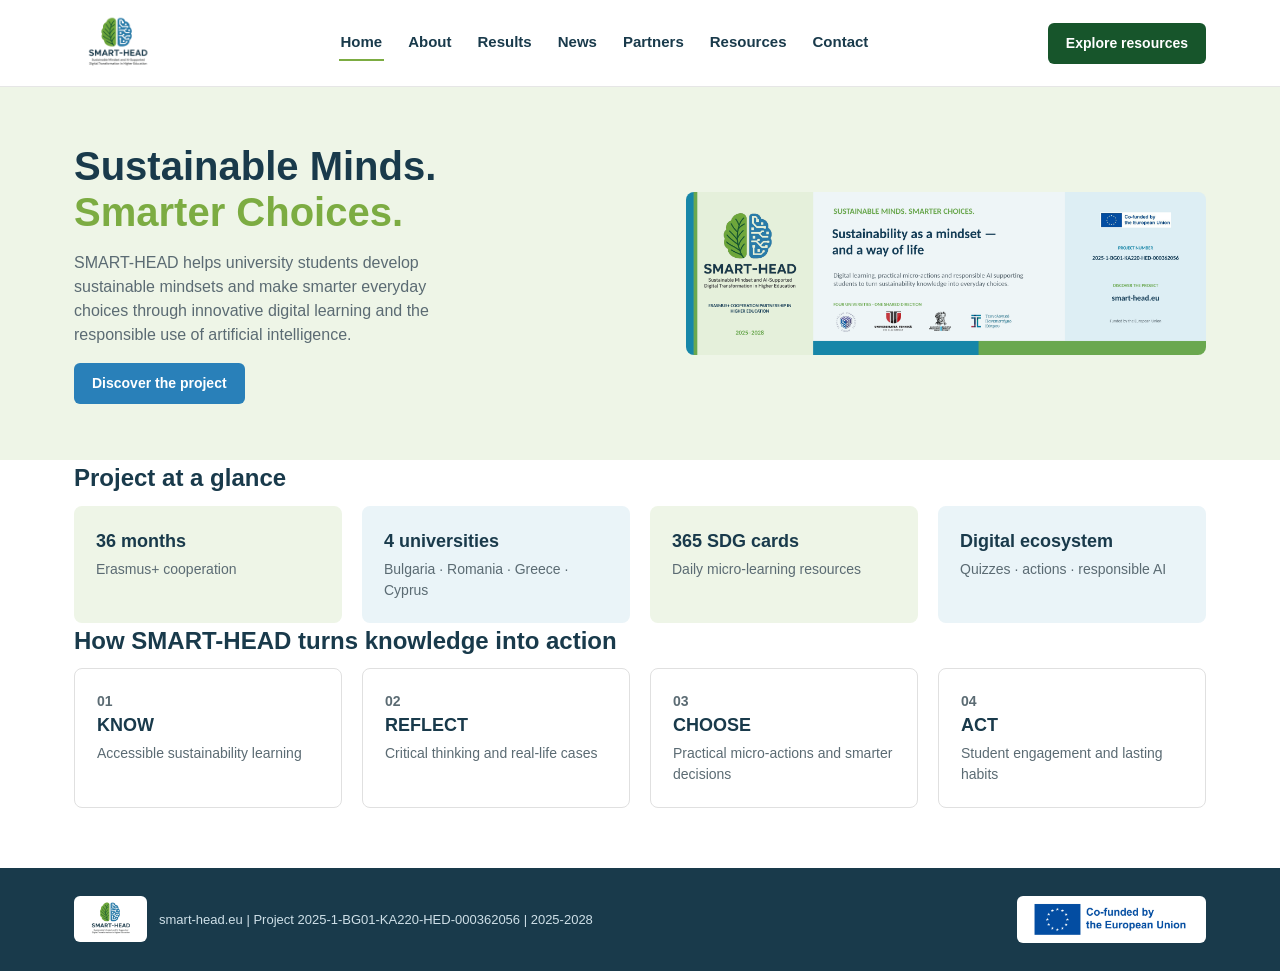
<file: index.html>
<!doctype html>
<html lang="en">
<head>
<meta charset="utf-8">
<meta name="viewport" content="width=device-width, initial-scale=1">
<title>SMART-HEAD — Sustainable Minds. Smarter Choices.</title>
<link rel="stylesheet" href="style.css">
</head>
<body>
  <header class="site">
    <div class="wrap nav-bar">
      <a class="brand" href="index.html"><img src="assets/logo-smarthead.png" alt="SMART-HEAD project logo: half leaf, half digital brain"></a>
      <nav class="main-nav">
        <a href="index.html" aria-current="page">Home</a>
        <a href="about.html">About</a>
        <a href="results.html">Results</a>
        <a href="news.html">News</a>
        <a href="partners.html">Partners</a>
        <a href="resources.html">Resources</a>
        <a href="contact.html">Contact</a>
      </nav>
      <a class="btn btn-deep" href="resources.html">Explore resources</a>
    </div>
  </header>

  <section class="hero">
    <div class="wrap">
      <div>
        <h1>Sustainable Minds.<span class="accent">Smarter Choices.</span></h1>
        <p>SMART-HEAD helps university students develop sustainable mindsets and make smarter everyday choices through innovative digital learning and the responsible use of artificial intelligence.</p>
        <a class="btn btn-blue" href="about.html">Discover the project</a>
      </div>
      <img src="assets/banner.png" alt="SMART-HEAD project banner: Sustainability as a mindset — and a way of life">
    </div>
  </section>

  <main>
    <section class="wrap">
      <h2>Project at a glance</h2>
      <div class="grid-4">
        <div class="card pale-green">
          <h3>36 months</h3>
          <p>Erasmus+ cooperation</p>
        </div>
        <div class="card pale-blue">
          <h3>4 universities</h3>
          <p>Bulgaria · Romania · Greece · Cyprus</p>
        </div>
        <div class="card pale-green">
          <h3>365 SDG cards</h3>
          <p>Daily micro-learning resources</p>
        </div>
        <div class="card pale-blue">
          <h3>Digital ecosystem</h3>
          <p>Quizzes · actions · responsible AI</p>
        </div>
      </div>
    </section>

    <section class="wrap">
      <h2>How SMART-HEAD turns knowledge into action</h2>
      <div class="grid-4 outline">
        <div class="card">
          <p class="step-num">01</p>
          <h3>KNOW</h3>
          <p>Accessible sustainability learning</p>
        </div>
        <div class="card">
          <p class="step-num">02</p>
          <h3>REFLECT</h3>
          <p>Critical thinking and real-life cases</p>
        </div>
        <div class="card">
          <p class="step-num">03</p>
          <h3>CHOOSE</h3>
          <p>Practical micro-actions and smarter decisions</p>
        </div>
        <div class="card">
          <p class="step-num">04</p>
          <h3>ACT</h3>
          <p>Student engagement and lasting habits</p>
        </div>
      </div>
    </section>
  </main>

  <footer class="site">
    <div class="wrap">
      <div class="footer-brand">
        <div class="logo-panel"><img src="assets/logo-smarthead.png" alt="SMART-HEAD logo"></div>
        <span>smart-head.eu&nbsp;|&nbsp;Project 2025-1-BG01-KA220-HED-000362056&nbsp;|&nbsp;2025-2028</span>
      </div>
      <div class="eu-badge">
        <img src="assets/eu-cofunded.jpg" alt="Co-funded by the European Union">
      </div>
    </div>
  </footer>
</body>
</html>
</file>
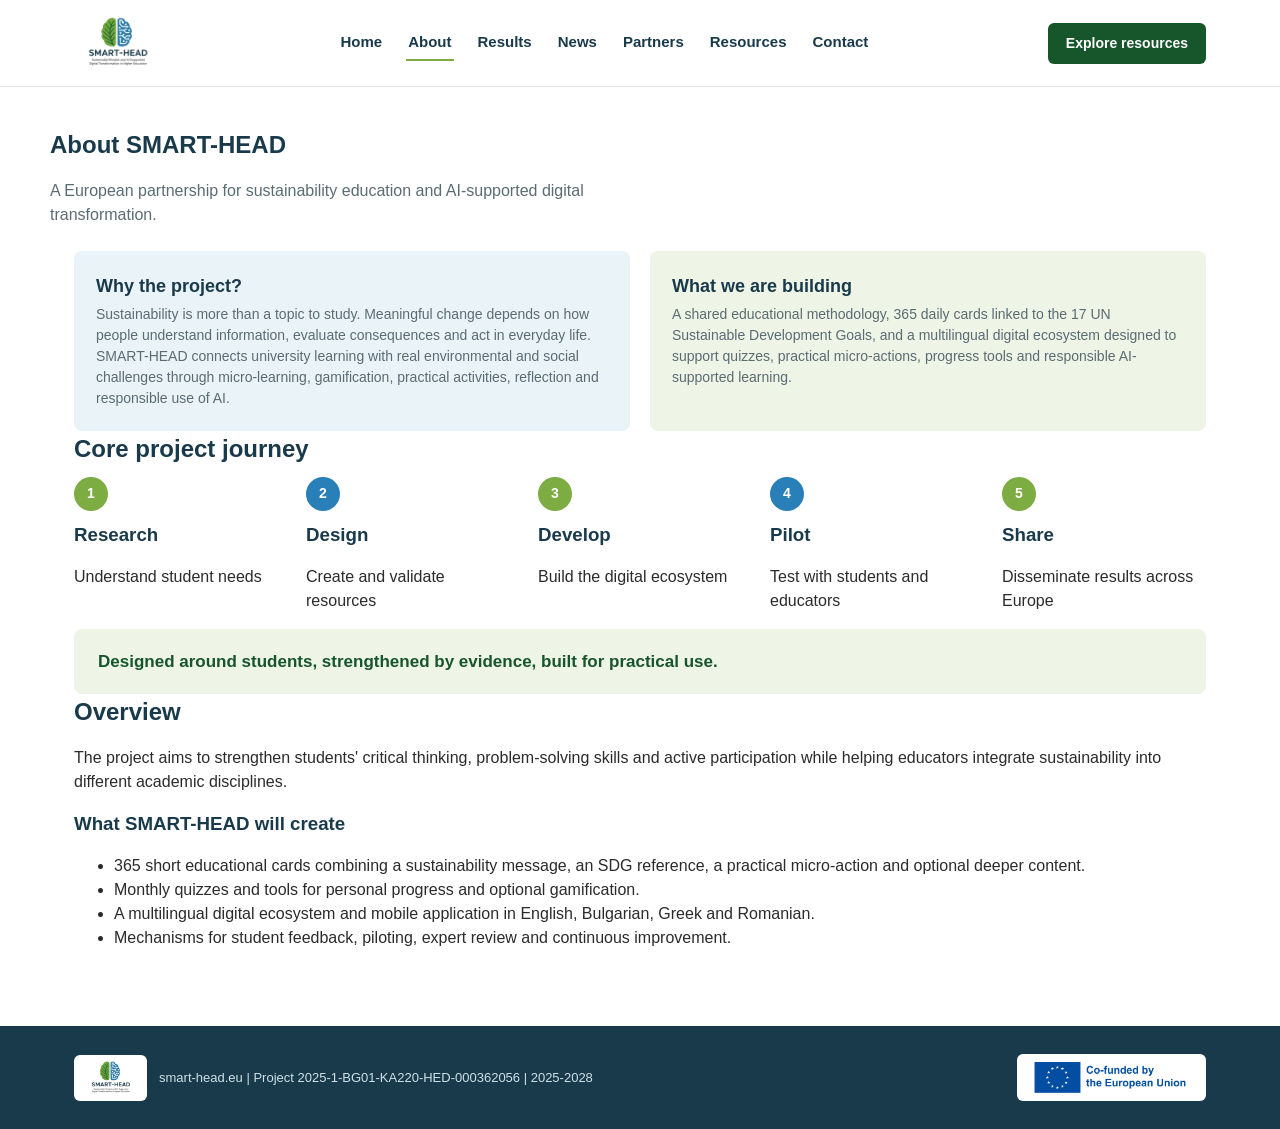
<file: about.html>
<!doctype html>
<html lang="en">
<head>
<meta charset="utf-8">
<meta name="viewport" content="width=device-width, initial-scale=1">
<title>About — SMART-HEAD</title>
<link rel="stylesheet" href="style.css">
</head>
<body>
  <header class="site">
    <div class="wrap nav-bar">
      <a class="brand" href="index.html"><img src="assets/logo-smarthead.png" alt="SMART-HEAD project logo: half leaf, half digital brain"></a>
      <nav class="main-nav">
        <a href="index.html">Home</a>
        <a href="about.html" aria-current="page">About</a>
        <a href="results.html">Results</a>
        <a href="news.html">News</a>
        <a href="partners.html">Partners</a>
        <a href="resources.html">Resources</a>
        <a href="contact.html">Contact</a>
      </nav>
      <a class="btn btn-deep" href="resources.html">Explore resources</a>
    </div>
  </header>

  <main>
    <section class="wrap page-head">
      <h1>About SMART-HEAD</h1>
      <p class="lead">A European partnership for sustainability education and AI-supported digital transformation.</p>
    </section>

    <section class="wrap grid-2">
      <div class="card pale-blue">
        <h3>Why the project?</h3>
        <p>Sustainability is more than a topic to study. Meaningful change depends on how people understand information, evaluate consequences and act in everyday life. SMART-HEAD connects university learning with real environmental and social challenges through micro-learning, gamification, practical activities, reflection and responsible use of AI.</p>
      </div>
      <div class="card pale-green">
        <h3>What we are building</h3>
        <p>A shared educational methodology, 365 daily cards linked to the 17 UN Sustainable Development Goals, and a multilingual digital ecosystem designed to support quizzes, practical micro-actions, progress tools and responsible AI-supported learning.</p>
      </div>
    </section>

    <section class="wrap">
      <h2>Core project journey</h2>
      <div class="journey">
        <div class="step"><div class="dot green">1</div><h3>Research</h3><p>Understand student needs</p></div>
        <div class="step"><div class="dot blue">2</div><h3>Design</h3><p>Create and validate resources</p></div>
        <div class="step"><div class="dot green">3</div><h3>Develop</h3><p>Build the digital ecosystem</p></div>
        <div class="step"><div class="dot blue">4</div><h3>Pilot</h3><p>Test with students and educators</p></div>
        <div class="step"><div class="dot green">5</div><h3>Share</h3><p>Disseminate results across Europe</p></div>
      </div>
    </section>

    <section class="wrap">
      <div class="tagline-banner">Designed around students, strengthened by evidence, built for practical use.</div>
    </section>

    <section class="wrap">
      <h2>Overview</h2>
      <p class="lead">The project aims to strengthen students' critical thinking, problem-solving skills and active participation while helping educators integrate sustainability into different academic disciplines.</p>
      <h3>What SMART-HEAD will create</h3>
      <ul>
        <li>365 short educational cards combining a sustainability message, an SDG reference, a practical micro-action and optional deeper content.</li>
        <li>Monthly quizzes and tools for personal progress and optional gamification.</li>
        <li>A multilingual digital ecosystem and mobile application in English, Bulgarian, Greek and Romanian.</li>
        <li>Mechanisms for student feedback, piloting, expert review and continuous improvement.</li>
      </ul>
    </section>
  </main>

  <footer class="site">
    <div class="wrap">
      <div class="footer-brand">
        <div class="logo-panel"><img src="assets/logo-smarthead.png" alt="SMART-HEAD logo"></div>
        <span>smart-head.eu&nbsp;|&nbsp;Project 2025-1-BG01-KA220-HED-000362056&nbsp;|&nbsp;2025-2028</span>
      </div>
      <div class="eu-badge">
        <img src="assets/eu-cofunded.jpg" alt="Co-funded by the European Union">
      </div>
    </div>
  </footer>
</body>
</html>
</file>
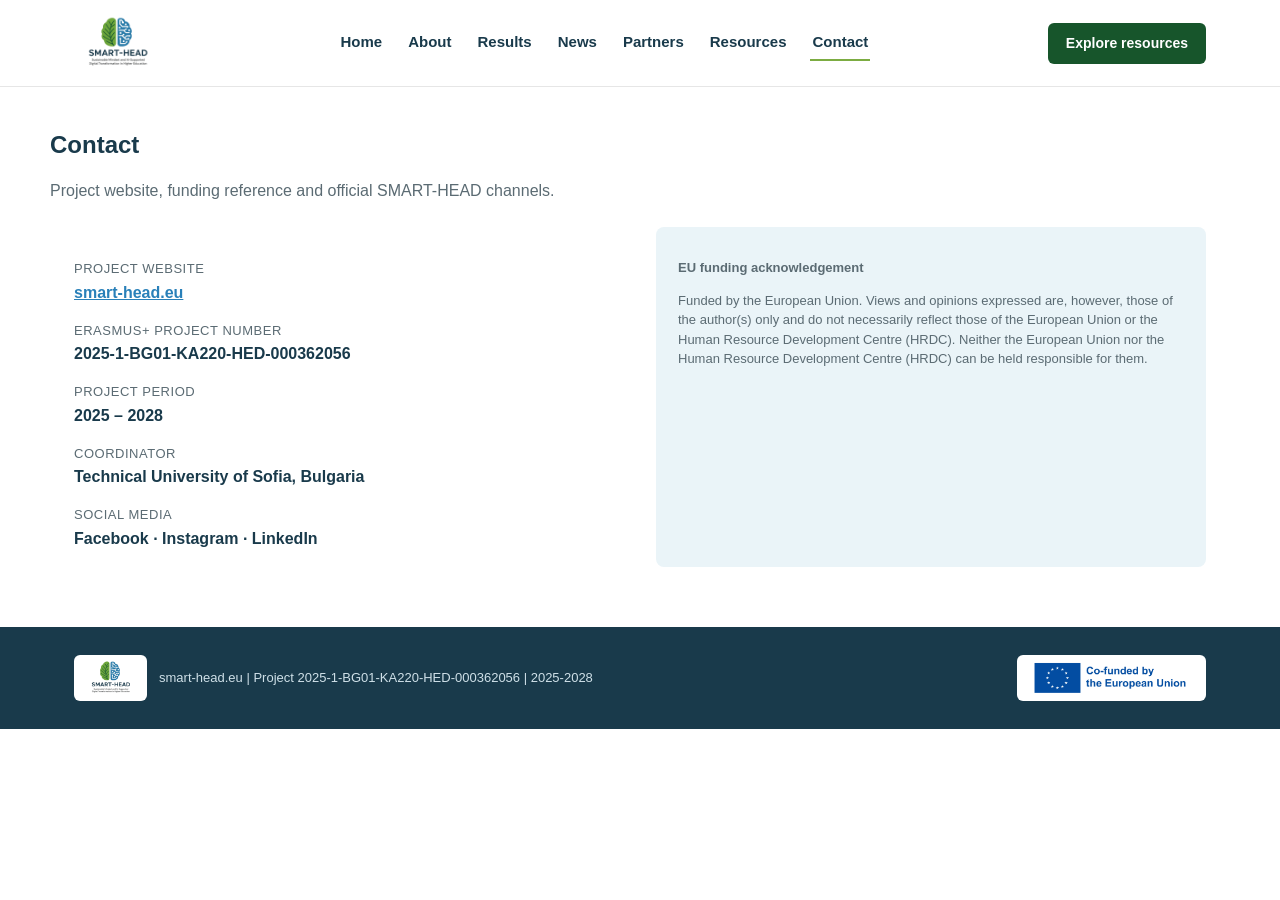
<file: contact.html>
<!doctype html>
<html lang="en">
<head>
<meta charset="utf-8">
<meta name="viewport" content="width=device-width, initial-scale=1">
<title>Contact — SMART-HEAD</title>
<link rel="stylesheet" href="style.css">
</head>
<body>
  <header class="site">
    <div class="wrap nav-bar">
      <a class="brand" href="index.html"><img src="assets/logo-smarthead.png" alt="SMART-HEAD project logo: half leaf, half digital brain"></a>
      <nav class="main-nav">
        <a href="index.html">Home</a>
        <a href="about.html">About</a>
        <a href="results.html">Results</a>
        <a href="news.html">News</a>
        <a href="partners.html">Partners</a>
        <a href="resources.html">Resources</a>
        <a href="contact.html" aria-current="page">Contact</a>
      </nav>
      <a class="btn btn-deep" href="resources.html">Explore resources</a>
    </div>
  </header>

  <main>
    <section class="wrap page-head">
      <h1>Contact</h1>
      <p class="lead">Project website, funding reference and official SMART-HEAD channels.</p>
    </section>

    <section class="wrap contact-grid">
      <dl>
        <dt>Project website</dt>
        <dd><a href="https://smart-head.eu/">smart-head.eu</a></dd>
        <dt>Erasmus+ project number</dt>
        <dd>2025-1-BG01-KA220-HED-000362056</dd>
        <dt>Project period</dt>
        <dd>2025 – 2028</dd>
        <dt>Coordinator</dt>
        <dd>Technical University of Sofia, Bulgaria</dd>
        <dt>Social media</dt>
        <dd>Facebook · Instagram · LinkedIn</dd>
      </dl>
      <div class="disclaimer">
        <p><strong>EU funding acknowledgement</strong></p>
        <p>Funded by the European Union. Views and opinions expressed are, however, those of the author(s) only and do not necessarily reflect those of the European Union or the Human Resource Development Centre (HRDC). Neither the European Union nor the Human Resource Development Centre (HRDC) can be held responsible for them.</p>
      </div>
    </section>
  </main>

  <footer class="site">
    <div class="wrap">
      <div class="footer-brand">
        <div class="logo-panel"><img src="assets/logo-smarthead.png" alt="SMART-HEAD logo"></div>
        <span>smart-head.eu&nbsp;|&nbsp;Project 2025-1-BG01-KA220-HED-000362056&nbsp;|&nbsp;2025-2028</span>
      </div>
      <div class="eu-badge">
        <img src="assets/eu-cofunded.jpg" alt="Co-funded by the European Union">
      </div>
    </div>
  </footer>
</body>
</html>
</file>
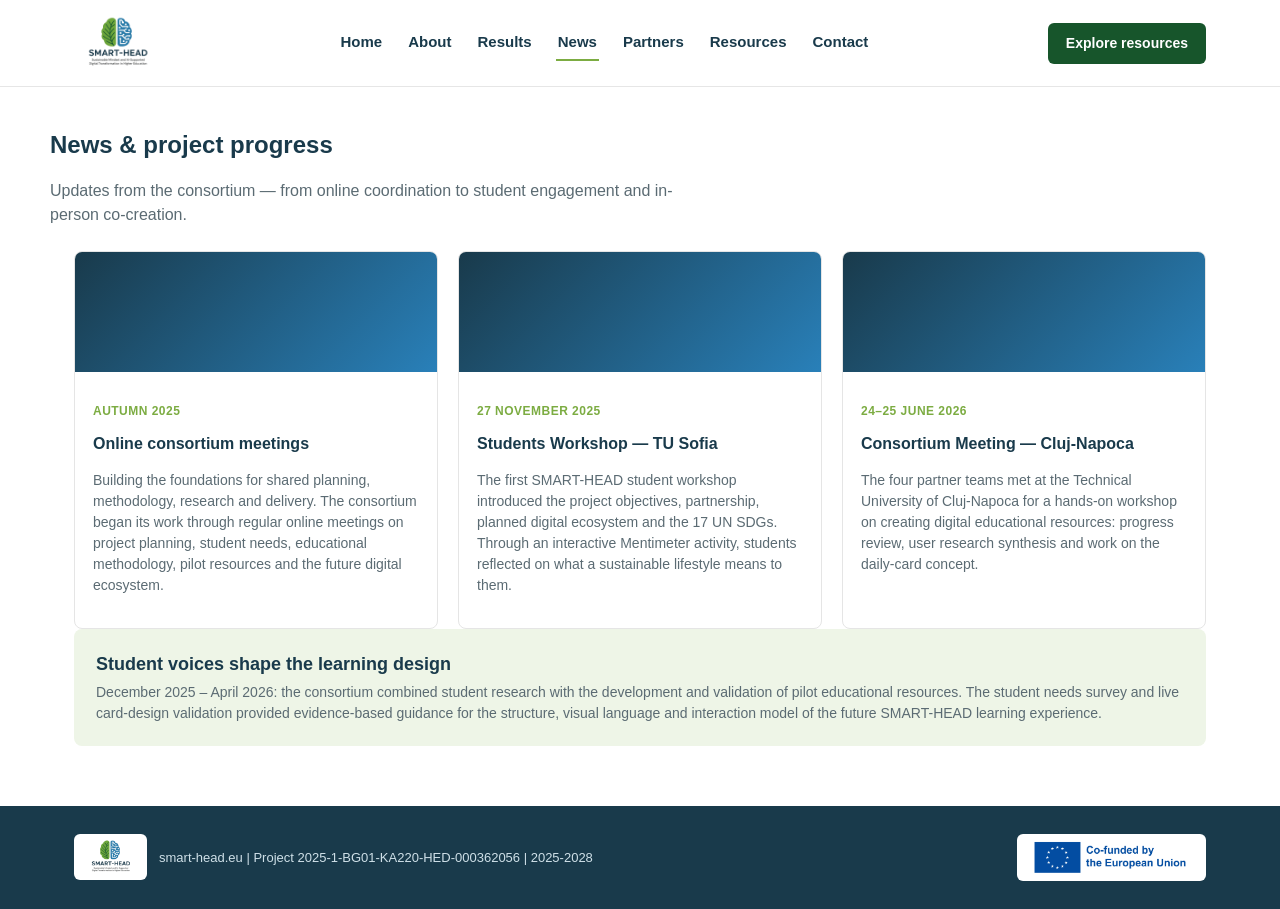
<file: news.html>
<!doctype html>
<html lang="en">
<head>
<meta charset="utf-8">
<meta name="viewport" content="width=device-width, initial-scale=1">
<title>News — SMART-HEAD</title>
<link rel="stylesheet" href="style.css">
</head>
<body>
  <header class="site">
    <div class="wrap nav-bar">
      <a class="brand" href="index.html"><img src="assets/logo-smarthead.png" alt="SMART-HEAD project logo: half leaf, half digital brain"></a>
      <nav class="main-nav">
        <a href="index.html">Home</a>
        <a href="about.html">About</a>
        <a href="results.html">Results</a>
        <a href="news.html" aria-current="page">News</a>
        <a href="partners.html">Partners</a>
        <a href="resources.html">Resources</a>
        <a href="contact.html">Contact</a>
      </nav>
      <a class="btn btn-deep" href="resources.html">Explore resources</a>
    </div>
  </header>

  <main>
    <section class="wrap page-head">
      <h1>News & project progress</h1>
      <p class="lead">Updates from the consortium — from online coordination to student engagement and in-person co-creation.</p>
    </section>

    <section class="wrap grid-3">
      <article class="news-card">
        <div class="thumb"></div>
        <div class="body">
          <p class="date">Autumn 2025</p>
          <h3>Online consortium meetings</h3>
          <p>Building the foundations for shared planning, methodology, research and delivery. The consortium began its work through regular online meetings on project planning, student needs, educational methodology, pilot resources and the future digital ecosystem.</p>
        </div>
      </article>
      <article class="news-card">
        <div class="thumb"></div>
        <div class="body">
          <p class="date">27 November 2025</p>
          <h3>Students Workshop — TU Sofia</h3>
          <p>The first SMART-HEAD student workshop introduced the project objectives, partnership, planned digital ecosystem and the 17 UN SDGs. Through an interactive Mentimeter activity, students reflected on what a sustainable lifestyle means to them.</p>
        </div>
      </article>
      <article class="news-card">
        <div class="thumb"></div>
        <div class="body">
          <p class="date">24–25 June 2026</p>
          <h3>Consortium Meeting — Cluj-Napoca</h3>
          <p>The four partner teams met at the Technical University of Cluj-Napoca for a hands-on workshop on creating digital educational resources: progress review, user research synthesis and work on the daily-card concept.</p>
        </div>
      </article>
    </section>

    <section class="wrap">
      <div class="card pale-green">
        <h3>Student voices shape the learning design</h3>
        <p>December 2025 – April 2026: the consortium combined student research with the development and validation of pilot educational resources. The student needs survey and live card-design validation provided evidence-based guidance for the structure, visual language and interaction model of the future SMART-HEAD learning experience.</p>
      </div>
    </section>
  </main>

  <footer class="site">
    <div class="wrap">
      <div class="footer-brand">
        <div class="logo-panel"><img src="assets/logo-smarthead.png" alt="SMART-HEAD logo"></div>
        <span>smart-head.eu&nbsp;|&nbsp;Project 2025-1-BG01-KA220-HED-000362056&nbsp;|&nbsp;2025-2028</span>
      </div>
      <div class="eu-badge">
        <img src="assets/eu-cofunded.jpg" alt="Co-funded by the European Union">
      </div>
    </div>
  </footer>
</body>
</html>
</file>
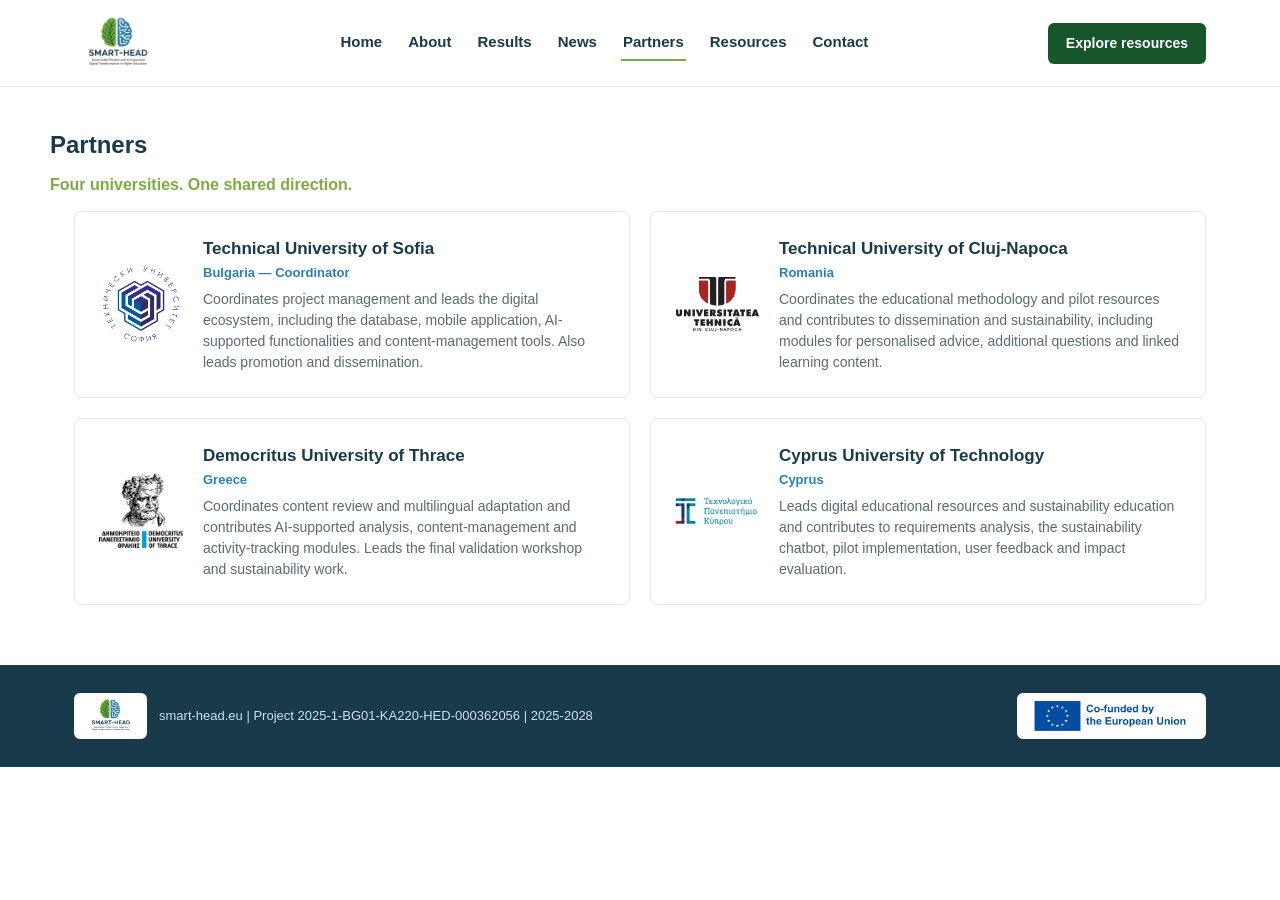
<file: partners.html>
<!doctype html>
<html lang="en">
<head>
<meta charset="utf-8">
<meta name="viewport" content="width=device-width, initial-scale=1">
<title>Partners — SMART-HEAD</title>
<link rel="stylesheet" href="style.css">
</head>
<body>
  <header class="site">
    <div class="wrap nav-bar">
      <a class="brand" href="index.html"><img src="assets/logo-smarthead.png" alt="SMART-HEAD project logo: half leaf, half digital brain"></a>
      <nav class="main-nav">
        <a href="index.html">Home</a>
        <a href="about.html">About</a>
        <a href="results.html">Results</a>
        <a href="news.html">News</a>
        <a href="partners.html" aria-current="page">Partners</a>
        <a href="resources.html">Resources</a>
        <a href="contact.html">Contact</a>
      </nav>
      <a class="btn btn-deep" href="resources.html">Explore resources</a>
    </div>
  </header>

  <main>
    <section class="wrap page-head">
      <h1>Partners</h1>
      <p class="eyebrow">Four universities. One shared direction.</p>
    </section>

    <section class="wrap grid-2">
      <div class="partner-card">
        <img src="assets/logo-tusofia.png" alt="Technical University of Sofia logo">
        <div>
          <h3>Technical University of Sofia</h3>
          <p class="country">Bulgaria — Coordinator</p>
          <p>Coordinates project management and leads the digital ecosystem, including the database, mobile application, AI-supported functionalities and content-management tools. Also leads promotion and dissemination.</p>
        </div>
      </div>
      <div class="partner-card">
        <img src="assets/logo-utcn.svg" alt="Technical University of Cluj-Napoca logo">
        <div>
          <h3>Technical University of Cluj-Napoca</h3>
          <p class="country">Romania</p>
          <p>Coordinates the educational methodology and pilot resources and contributes to dissemination and sustainability, including modules for personalised advice, additional questions and linked learning content.</p>
        </div>
      </div>
      <div class="partner-card">
        <img src="assets/logo-duth.png" alt="Democritus University of Thrace logo">
        <div>
          <h3>Democritus University of Thrace</h3>
          <p class="country">Greece</p>
          <p>Coordinates content review and multilingual adaptation and contributes AI-supported analysis, content-management and activity-tracking modules. Leads the final validation workshop and sustainability work.</p>
        </div>
      </div>
      <div class="partner-card">
        <img src="assets/logo-cut.png" alt="Cyprus University of Technology logo">
        <div>
          <h3>Cyprus University of Technology</h3>
          <p class="country">Cyprus</p>
          <p>Leads digital educational resources and sustainability education and contributes to requirements analysis, the sustainability chatbot, pilot implementation, user feedback and impact evaluation.</p>
        </div>
      </div>
    </section>
  </main>

  <footer class="site">
    <div class="wrap">
      <div class="footer-brand">
        <div class="logo-panel"><img src="assets/logo-smarthead.png" alt="SMART-HEAD logo"></div>
        <span>smart-head.eu&nbsp;|&nbsp;Project 2025-1-BG01-KA220-HED-000362056&nbsp;|&nbsp;2025-2028</span>
      </div>
      <div class="eu-badge">
        <img src="assets/eu-cofunded.jpg" alt="Co-funded by the European Union">
      </div>
    </div>
  </footer>
</body>
</html>
</file>
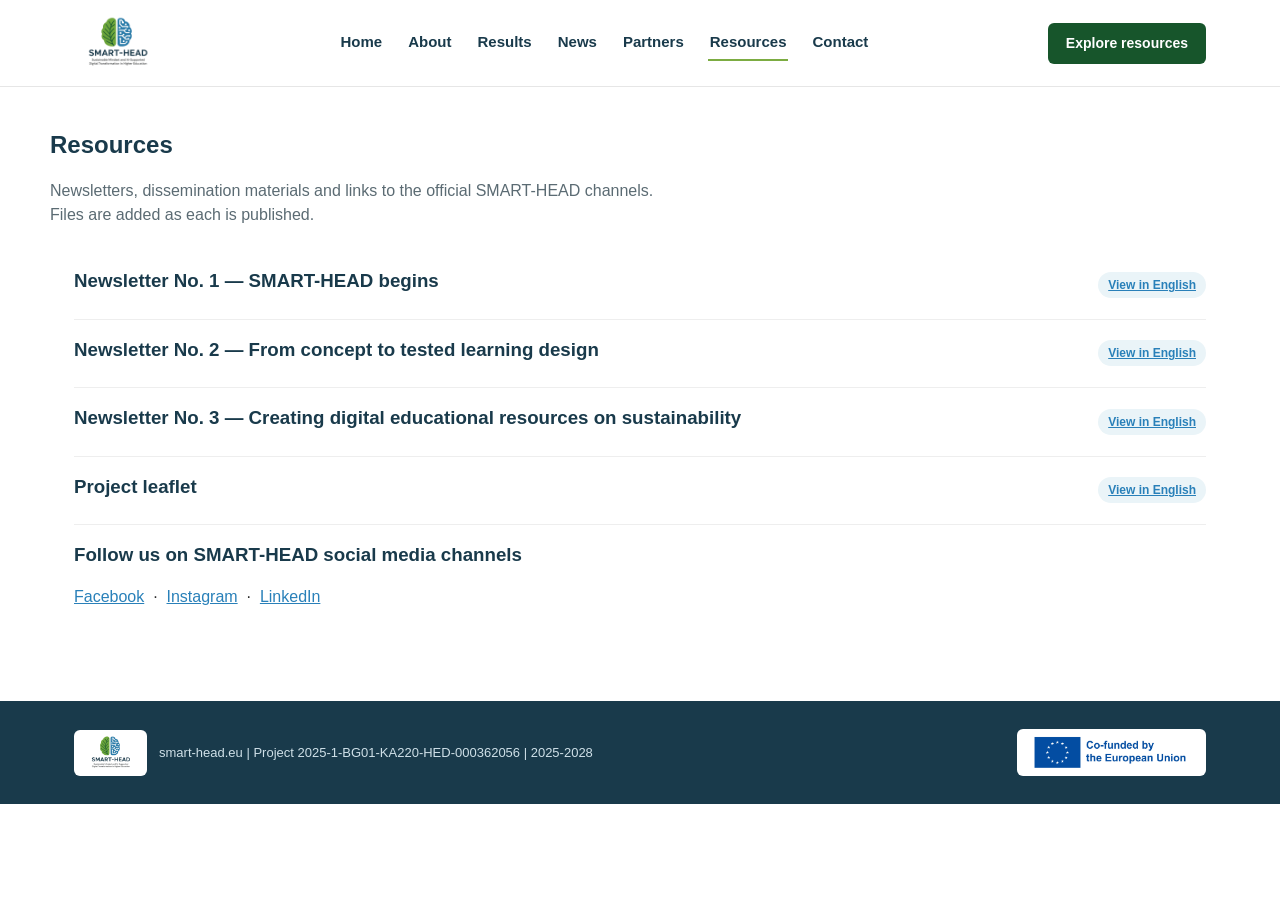
<file: resources.html>
<!doctype html>
<html lang="en">
<head>
<meta charset="utf-8">
<meta name="viewport" content="width=device-width, initial-scale=1">
<title>Resources — SMART-HEAD</title>
<link rel="stylesheet" href="style.css">
</head>
<body>
  <header class="site">
    <div class="wrap nav-bar">
      <a class="brand" href="index.html"><img src="assets/logo-smarthead.png" alt="SMART-HEAD project logo: half leaf, half digital brain"></a>
      <nav class="main-nav">
        <a href="index.html">Home</a>
        <a href="about.html">About</a>
        <a href="results.html">Results</a>
        <a href="news.html">News</a>
        <a href="partners.html">Partners</a>
        <a href="resources.html" aria-current="page">Resources</a>
        <a href="contact.html">Contact</a>
      </nav>
      <a class="btn btn-deep" href="resources.html">Explore resources</a>
    </div>
  </header>

  <main>
    <section class="wrap page-head">
      <h1>Resources</h1>
      <p class="lead">Newsletters, dissemination materials and links to the official SMART-HEAD channels. Files are added as each is published.</p>
    </section>

    <section class="wrap">
      <ul class="resource-list">
        <li><div><h3>Newsletter No. 1 — SMART-HEAD begins</h3></div><a class="tag" href="downloads/SMART-HEAD_Newsletter_01_EN_v1.1.pdf" target="_blank" rel="noopener noreferrer">View in English</a></li>
        <li><div><h3>Newsletter No. 2 — From concept to tested learning design</h3></div><a class="tag" href="downloads/SMART-HEAD_Newsletter_02_EN_v1.1.pdf" target="_blank" rel="noopener noreferrer">View in English</a></li>
        <li><div><h3>Newsletter No. 3 — Creating digital educational resources on sustainability</h3></div><a class="tag" href="downloads/SMART-HEAD_Newsletter_03_EN_v1.1.pdf" target="_blank" rel="noopener noreferrer">View in English</a></li>
        <li><div><h3>Project leaflet</h3></div><a class="tag" href="downloads/SMART-HEAD_Project_Leaflet_EN_v1.1.pdf" target="_blank" rel="noopener noreferrer">View in English</a></li>
        <!-- <li><div><h3>Educational resources and project results</h3></div><span class="tag">Results</span></li> -->
        <li>
          <div>
            <h3>Follow us on SMART-HEAD social media channels</h3>
            <p>
              <a href="https://www.facebook.com/profile.php?id=61592564042005" target="_blank" rel="noopener noreferrer">Facebook</a>
              &nbsp;·&nbsp;
              <a href="https://www.instagram.com/smartheadproject/" target="_blank" rel="noopener noreferrer">Instagram</a>
              &nbsp;·&nbsp;
              <a href="https://www.linkedin.com/company/smart-head-project/" target="_blank" rel="noopener noreferrer">LinkedIn</a>
            </p>
          </div>
        </li>
      </ul>
    </section>
  </main>

  <footer class="site">
    <div class="wrap">
      <div class="footer-brand">
        <div class="logo-panel"><img src="assets/logo-smarthead.png" alt="SMART-HEAD logo"></div>
        <span>smart-head.eu&nbsp;|&nbsp;Project 2025-1-BG01-KA220-HED-000362056&nbsp;|&nbsp;2025-2028</span>
      </div>
      <div class="eu-badge">
        <img src="assets/eu-cofunded.jpg" alt="Co-funded by the European Union">
      </div>
    </div>
  </footer>
</body>
</html>
</file>
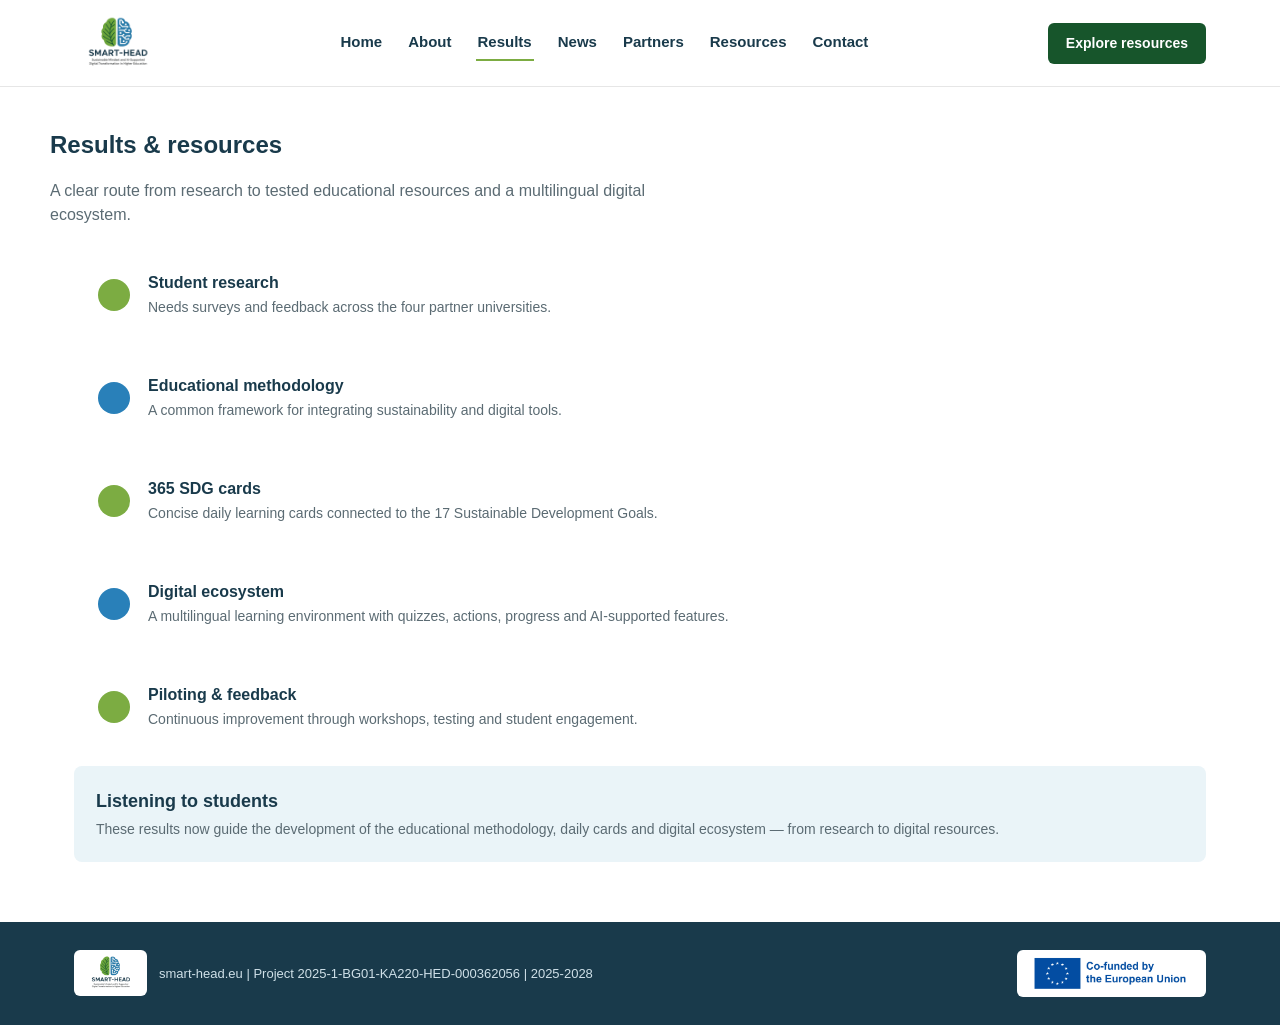
<file: results.html>
<!doctype html>
<html lang="en">
<head>
<meta charset="utf-8">
<meta name="viewport" content="width=device-width, initial-scale=1">
<title>Results & Resources — SMART-HEAD</title>
<link rel="stylesheet" href="style.css">
</head>
<body>
  <header class="site">
    <div class="wrap nav-bar">
      <a class="brand" href="index.html"><img src="assets/logo-smarthead.png" alt="SMART-HEAD project logo: half leaf, half digital brain"></a>
      <nav class="main-nav">
        <a href="index.html">Home</a>
        <a href="about.html">About</a>
        <a href="results.html" aria-current="page">Results</a>
        <a href="news.html">News</a>
        <a href="partners.html">Partners</a>
        <a href="resources.html">Resources</a>
        <a href="contact.html">Contact</a>
      </nav>
      <a class="btn btn-deep" href="resources.html">Explore resources</a>
    </div>
  </header>

  <main>
    <section class="wrap page-head">
      <h1>Results & resources</h1>
      <p class="lead">A clear route from research to tested educational resources and a multilingual digital ecosystem.</p>
    </section>

    <section class="wrap">
      <div class="result-row pale-green">
        <div class="bullet green"></div>
        <div><h3>Student research</h3><p>Needs surveys and feedback across the four partner universities.</p></div>
      </div>
      <div class="result-row pale-blue">
        <div class="bullet blue"></div>
        <div><h3>Educational methodology</h3><p>A common framework for integrating sustainability and digital tools.</p></div>
      </div>
      <div class="result-row pale-green">
        <div class="bullet green"></div>
        <div><h3>365 SDG cards</h3><p>Concise daily learning cards connected to the 17 Sustainable Development Goals.</p></div>
      </div>
      <div class="result-row pale-blue">
        <div class="bullet blue"></div>
        <div><h3>Digital ecosystem</h3><p>A multilingual learning environment with quizzes, actions, progress and AI-supported features.</p></div>
      </div>
      <div class="result-row pale-green">
        <div class="bullet green"></div>
        <div><h3>Piloting & feedback</h3><p>Continuous improvement through workshops, testing and student engagement.</p></div>
      </div>
    </section>

    <section class="wrap">
      <div class="card pale-blue">
        <h3>Listening to students</h3>
        <p>These results now guide the development of the educational methodology, daily cards and digital ecosystem — from research to digital resources.</p>
      </div>
    </section>
  </main>

  <footer class="site">
    <div class="wrap">
      <div class="footer-brand">
        <div class="logo-panel"><img src="assets/logo-smarthead.png" alt="SMART-HEAD logo"></div>
        <span>smart-head.eu&nbsp;|&nbsp;Project 2025-1-BG01-KA220-HED-000362056&nbsp;|&nbsp;2025-2028</span>
      </div>
      <div class="eu-badge">
        <img src="assets/eu-cofunded.jpg" alt="Co-funded by the European Union">
      </div>
    </div>
  </footer>
</body>
</html>
</file>
<file: style.css>
/* SMART-HEAD website — shared styles
   Palette & type per SMART-HEAD_Visual_Identity_Guide_v1.1_EN.docx */

:root {
  --green: #7CAC42;      /* Sustainability Green */
  --blue: #2980B9;       /* Digital Blue */
  --navy: #193A4B;       /* SMART-HEAD Navy */
  --deep-green: #17552B; /* Deep Green */
  --pale-green: #EEF5E7;
  --pale-blue: #EAF4F8;
  --ink: #2b2b2b;
  --muted: #5b6b73;
  --max: 1180px;
}

* { box-sizing: border-box; }

body {
  margin: 0;
  font-family: Arial, "Aptos", "Calibri", sans-serif;
  color: var(--ink);
  background: #fff;
  line-height: 1.5;
}

h1, h2, h3 {
  font-family: Arial, "Aptos Display", sans-serif;
  font-weight: 700;
  color: var(--navy);
  margin: 0 0 .4em;
}

a { color: var(--blue); }

.wrap { max-width: var(--max); margin: 0 auto; padding: 0 24px; }

/* Header */
header.site {
  border-bottom: 1px solid #e6e6e6;
}
.nav-bar {
  display: flex;
  align-items: center;
  justify-content: space-between;
  gap: 24px;
  padding: 14px 24px;
  flex-wrap: wrap;
}
.brand { display: flex; align-items: center; }
.brand img { height: 58px; width: auto; display: block; }
nav.main-nav { display: flex; gap: 22px; flex-wrap: wrap; }
nav.main-nav a {
  color: var(--navy);
  text-decoration: none;
  font-size: 15px;
  font-weight: 600;
  padding: 6px 2px;
  border-bottom: 2px solid transparent;
}
nav.main-nav a:hover, nav.main-nav a[aria-current="page"] {
  border-bottom-color: var(--green);
}
.btn {
  display: inline-block;
  text-decoration: none;
  font-weight: 700;
  font-size: 14px;
  padding: 10px 18px;
  border-radius: 6px;
  border: none;
  cursor: pointer;
}
.btn-deep { background: var(--deep-green); color: #fff; }
.btn-blue { background: var(--blue); color: #fff; }
.btn-deep:hover, .btn-blue:hover { filter: brightness(1.08); }

/* Hero */
.hero {
  background: var(--pale-green);
  padding: 56px 0;
}
.hero .wrap { display: grid; grid-template-columns: 1.1fr 1fr; gap: 40px; align-items: center; }
.hero h1 { font-size: 40px; line-height: 1.15; }
.hero h1 .accent { color: var(--green); display: block; }
.hero p { color: var(--muted); font-size: 16px; max-width: 46ch; }
.hero img { width: 100%; height: auto; border-radius: 8px; display: block; }

/* Page header (non-home) */
.page-head { padding: 40px 0 8px; }
.page-head p.lead { color: var(--muted); font-size: 16px; max-width: 70ch; }
.eyebrow { color: var(--green); font-weight: 700; margin: 0 0 6px; }

/* Sections */
main { padding-bottom: 60px; }
section { padding: 36px 0; }

/* Stat / glance cards */
.grid-4 { display: grid; grid-template-columns: repeat(4, 1fr); gap: 20px; }
.card {
  padding: 22px;
  border-radius: 8px;
}
.card.pale-green { background: var(--pale-green); }
.card.pale-blue { background: var(--pale-blue); }
.card h3 { font-size: 18px; margin-bottom: 4px; }
.card p { color: var(--muted); font-size: 14px; margin: 0; }

/* Outlined step cards */
.grid-4.outline .card {
  background: #fff;
  border: 1px solid #e0e0e0;
}
.step-num { color: var(--green); font-weight: 700; font-size: 13px; }

/* Two-column info panels (About page) */
.grid-2 { display: grid; grid-template-columns: 1fr 1fr; gap: 20px; }

/* Journey / process circles */
.journey { display: flex; gap: 28px; flex-wrap: wrap; }
.journey .step { flex: 1 1 160px; }
.journey .dot {
  width: 34px; height: 34px; border-radius: 50%;
  color: #fff; font-weight: 700; font-size: 14px;
  display: flex; align-items: center; justify-content: center;
  margin-bottom: 10px;
}
.dot.green { background: var(--green); }
.dot.blue { background: var(--blue); }

.tagline-banner {
  background: var(--pale-green);
  border-radius: 8px;
  padding: 20px 24px;
  color: var(--deep-green);
  font-weight: 700;
  font-size: 17px;
}

/* Results list rows */
.result-row {
  display: flex;
  align-items: center;
  gap: 18px;
  padding: 20px 24px;
  border-radius: 8px;
  margin-bottom: 16px;
}
.result-row .bullet { width: 32px; height: 32px; border-radius: 50%; flex: none; }
.bullet.green { background: var(--green); }
.bullet.blue { background: var(--blue); }
.result-row h3 { font-size: 16px; margin-bottom: 2px; }
.result-row p { margin: 0; color: var(--muted); font-size: 14px; }

/* News cards */
.grid-3 { display: grid; grid-template-columns: repeat(3, 1fr); gap: 20px; }
.news-card { border: 1px solid #e5e5e5; border-radius: 8px; overflow: hidden; }
.news-card .thumb {
  height: 120px;
  background: linear-gradient(135deg, var(--navy), var(--blue));
}
.news-card .body { padding: 18px; }
.news-card h3 { font-size: 16px; }
.news-card p { color: var(--muted); font-size: 14px; }
.news-card .date { color: var(--green); font-weight: 700; font-size: 12px; text-transform: uppercase; letter-spacing: .04em; }

/* Partner cards */
.partner-card {
  border: 1px solid #e5e5e5;
  border-radius: 8px;
  padding: 24px;
  display: flex;
  gap: 20px;
  align-items: center;
}
.partner-card img { width: 84px; height: 84px; object-fit: contain; flex: none; }
.partner-card h3 { font-size: 17px; margin-bottom: 2px; }
.partner-card .country { color: var(--blue); font-weight: 700; font-size: 13px; margin-bottom: 6px; }
.partner-card p { margin: 0; color: var(--muted); font-size: 14px; }

/* Resources list */
.resource-list { list-style: none; padding: 0; margin: 0; }
.resource-list li {
  padding: 16px 0;
  border-bottom: 1px solid #eee;
  display: flex;
  justify-content: space-between;
  gap: 16px;
  align-items: center;
}
.resource-list li:last-child { border-bottom: none; }
.resource-list .tag {
  font-size: 12px;
  font-weight: 700;
  color: var(--blue);
  background: var(--pale-blue);
  padding: 4px 10px;
  border-radius: 999px;
  white-space: nowrap;
}

/* Contact */
.contact-grid { display: grid; grid-template-columns: 1fr 1fr; gap: 32px; }
.contact-grid dt { color: var(--muted); font-size: 13px; text-transform: uppercase; letter-spacing: .04em; margin-top: 16px; }
.contact-grid dd { margin: 2px 0 0; font-size: 16px; color: var(--navy); font-weight: 600; }
.disclaimer {
  background: var(--pale-blue);
  border-radius: 8px;
  padding: 18px 22px;
  font-size: 13px;
  color: var(--muted);
}

/* Footer */
footer.site {
  background: var(--navy);
  color: #cfe0e8;
  padding: 28px 0;
  font-size: 13px;
}
footer.site .wrap {
  display: flex;
  align-items: center;
  justify-content: space-between;
  gap: 20px;
  flex-wrap: wrap;
}
.footer-brand { display: flex; align-items: center; gap: 12px; }
.footer-brand .logo-panel {
  background: #fff;
  border-radius: 6px;
  padding: 4px 8px;
  display: flex;
  align-items: center;
}
.footer-brand .logo-panel img { height: 38px; width: auto; display: block; }
.eu-badge {
  display: flex;
  align-items: center;
  gap: 10px;
  background: #fff;
  border-radius: 6px;
  padding: 6px 12px;
}
.eu-badge img {
  width: 165px;
  height: auto;
  display: block;
  flex: none;
}

@media (max-width: 860px) {
  .hero .wrap, .grid-4, .grid-3, .grid-2, .contact-grid { grid-template-columns: 1fr; }
  .nav-bar { flex-direction: column; align-items: flex-start; }
}
</file>
